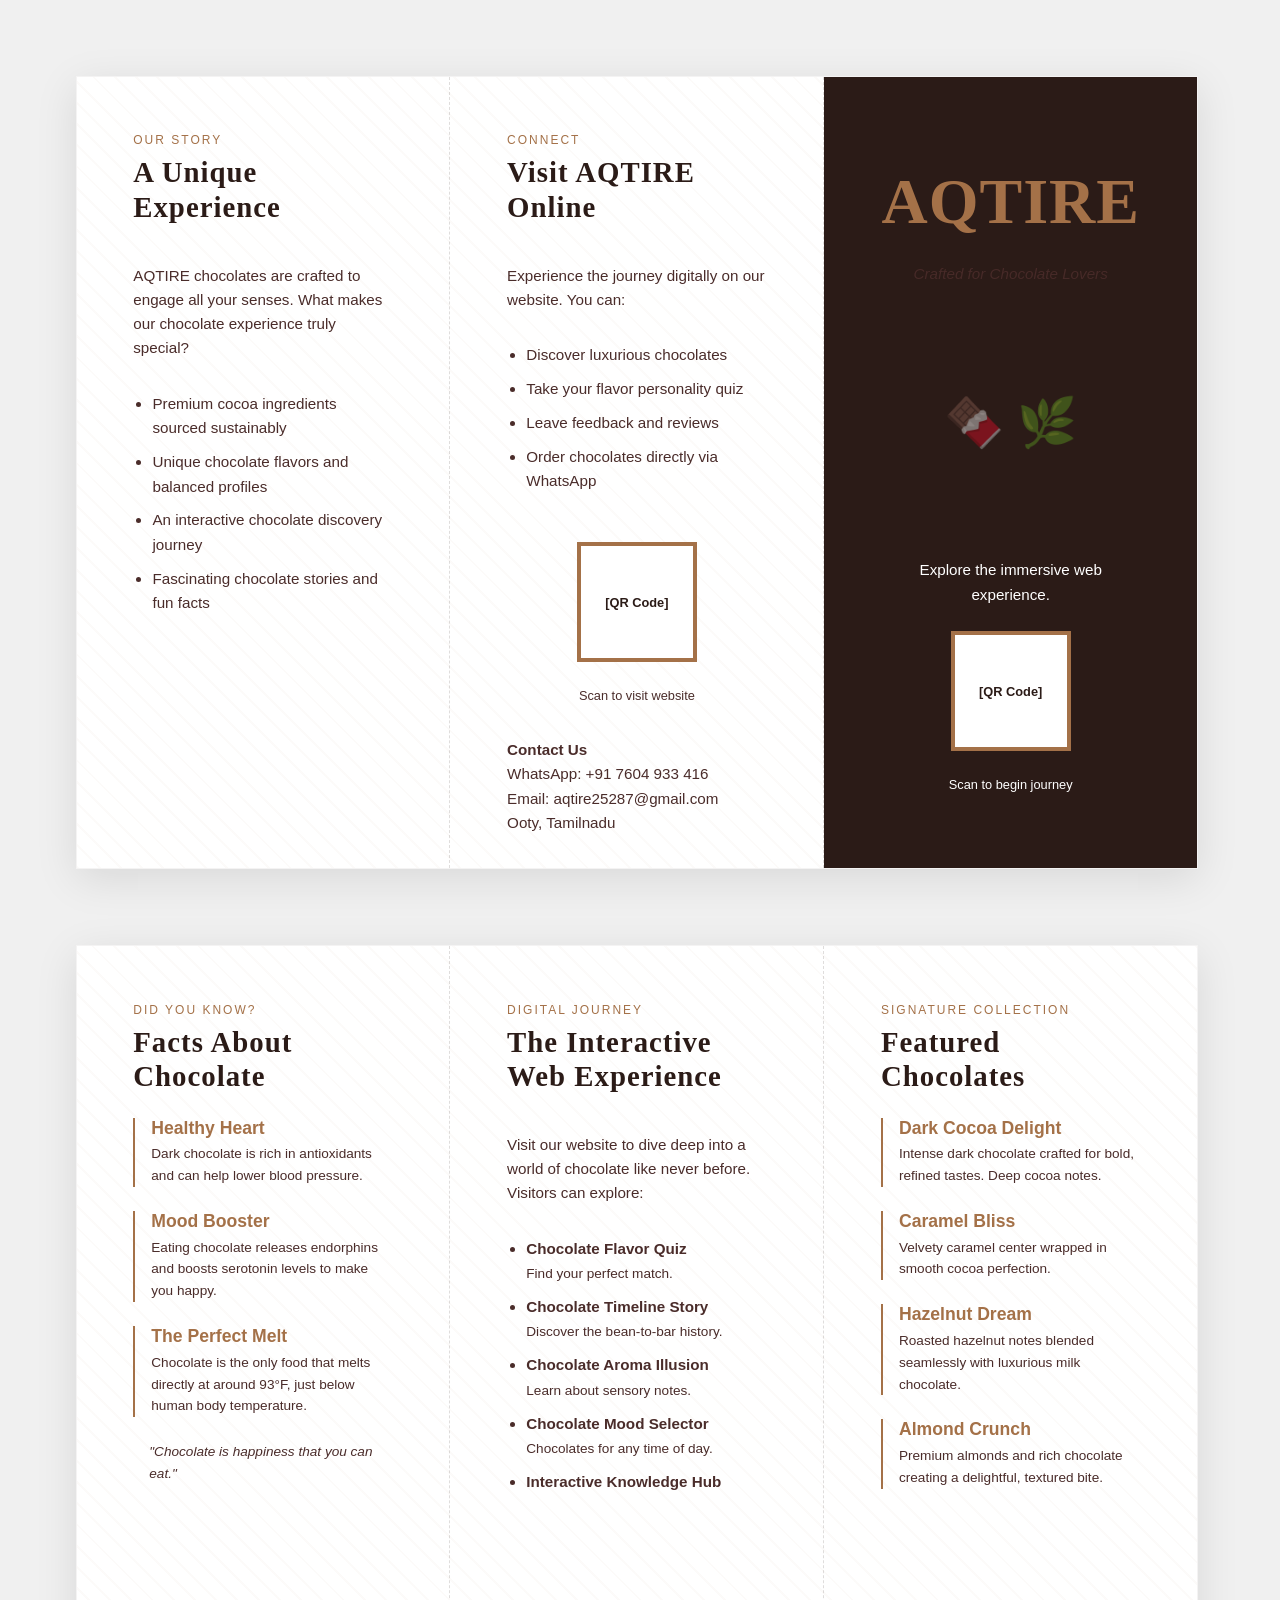
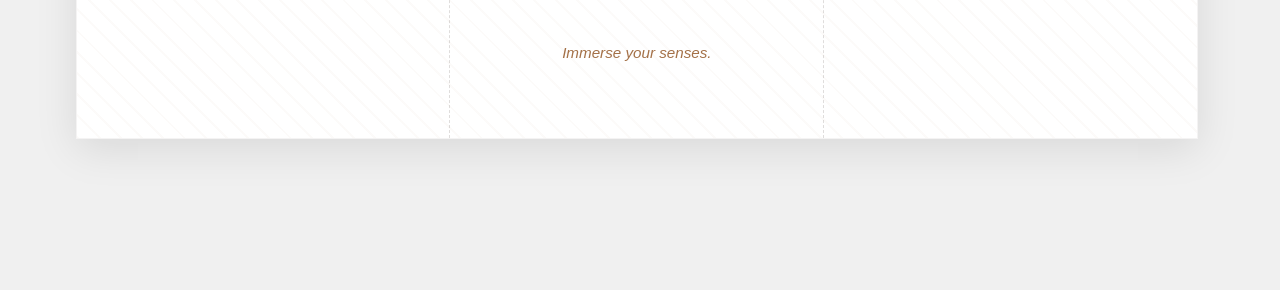
<file: pamphlet.html>
<!DOCTYPE html>
<html lang="en">

<head>
  <meta charset="UTF-8">
  <meta name="viewport" content="width=device-width, initial-scale=1.0">
  <title>AQTIRE - Pamphlet Print Design</title>
  <style>
    :root {
      --primary: #2B1B17;
      --secondary: #4A2C2A;
      --gold: #A47148;
      --bg-main: #F8F6F4;
      --bg-soft: #EDE7E3;
      --white: #ffffff;
    }

    * {
      box-sizing: border-box;
    }

    body {
      margin: 0;
      padding: 2cm;
      background: #f0f0f0;
      font-family: 'Helvetica Neue', Arial, sans-serif;
      color: var(--primary);
    }

    h1,
    h2,
    h3,
    .brand {
      font-family: 'Times New Roman', serif;
      letter-spacing: 1px;
    }

    /* Print Setup */
    @page {
      size: A4 landscape;
      margin: 0;
    }

    .pamphlet-side {
      width: 29.7cm;
      /* A4 width */
      height: 21cm;
      /* A4 height */
      background: var(--white);
      color: var(--primary);
      display: flex;
      margin-bottom: 2cm;
      box-shadow: 0 10px 40px rgba(0, 0, 0, 0.1);
      position: relative;
      overflow: hidden;
      border: 1px solid rgba(43, 27, 23, 0.05);
    }

    /* Optional decorative background pattern */
    .pamphlet-side::before {
      content: '';
      position: absolute;
      top: 0;
      left: 0;
      right: 0;
      bottom: 0;
      background-image: repeating-linear-gradient(45deg, rgba(164, 113, 72, 0.03) 0, rgba(164, 113, 72, 0.03) 2px, transparent 2px, transparent 15px);
      pointer-events: none;
    }

    .panel {
      flex: 1;
      width: 9.9cm;
      /* 1/3rd of A4 width */
      padding: 1.5cm;
      border-right: 1px dashed rgba(43, 27, 23, 0.15);
      position: relative;
      z-index: 1;
      display: flex;
      flex-direction: column;
    }

    .panel:last-child {
      border-right: none;
    }

    .kicker {
      color: var(--gold);
      text-transform: uppercase;
      font-size: 0.75rem;
      letter-spacing: 2px;
      margin-bottom: 0.5rem;
    }

    .panel h2 {
      color: var(--primary);
      font-size: 1.8rem;
      margin-top: 0;
      margin-bottom: 1.5rem;
      line-height: 1.2;
    }

    .panel p {
      font-size: 0.95rem;
      line-height: 1.6;
      color: var(--secondary);
      margin-bottom: 1rem;
    }

    ul {
      padding-left: 1.2rem;
      color: var(--secondary);
      font-size: 0.95rem;
      line-height: 1.6;
    }

    ul li {
      margin-bottom: 0.6rem;
    }

    .brand-title {
      font-size: 4rem;
      color: var(--gold);
      margin: 2rem 0 0.5rem 0;
      text-align: center;
    }

    .tagline {
      font-size: 1.1rem;
      text-align: center;
      color: var(--white);
      font-style: italic;
      margin-bottom: 3rem;
      opacity: 0.9;
    }

    .center-content {
      text-align: center;
      margin: auto;
    }

    .qr-box {
      width: 120px;
      height: 120px;
      background: var(--white);
      margin: 1.5rem auto;
      display: flex;
      align-items: center;
      justify-content: center;
      border: 4px solid var(--gold);
      color: var(--primary);
      font-weight: bold;
      font-size: 0.8rem;
    }

    .flavor-item {
      margin-bottom: 1.5rem;
      border-left: 2px solid var(--gold);
      padding-left: 1rem;
    }

    .flavor-item h4 {
      margin: 0 0 0.3rem 0;
      color: var(--gold);
      font-size: 1.1rem;
    }

    .flavor-item p {
      margin: 0;
      font-size: 0.85rem;
    }
  </style>
</head>

<body>

  <!-- Outside of Pamphlet -->
  <!-- Left to Right: Insider Flap (Inside Left), Back Cover, Front Cover -->
  <div class="pamphlet-side">
    <!-- Panel 1: Inside Left Flow (Folded in) -->
    <div class="panel">
      <div class="kicker">Our Story</div>
      <h2>A Unique Experience</h2>
      <p>AQTIRE chocolates are crafted to engage all your senses. What makes our chocolate experience truly special?</p>
      <ul>
        <li>Premium cocoa ingredients sourced sustainably</li>
        <li>Unique chocolate flavors and balanced profiles</li>
        <li>An interactive chocolate discovery journey</li>
        <li>Fascinating chocolate stories and fun facts</li>
      </ul>
    </div>

    <!-- Panel 2: Back Cover -->
    <div class="panel">
      <div class="kicker">Connect</div>
      <h2>Visit AQTIRE Online</h2>
      <p>Experience the journey digitally on our website. You can:</p>
      <ul>
        <li>Discover luxurious chocolates</li>
        <li>Take your flavor personality quiz</li>
        <li>Leave feedback and reviews</li>
        <li>Order chocolates directly via WhatsApp</li>
      </ul>
      <div class="center-content">
        <div class="qr-box">[QR Code]</div>
        <p style="font-size: 0.8rem">Scan to visit website</p>
      </div>
      <div style="margin-top: auto;">
        <p><strong>Contact Us</strong><br>
          WhatsApp: +91 7604 933 416<br>
          Email: aqtire25287@gmail.com<br>
          Ooty, Tamilnadu</p>
      </div>
    </div>

    <!-- Panel 3: Front Cover -->
    <div class="panel"
      style="text-align: center; display: flex; flex-direction: column; align-items: center; background: var(--primary); color: var(--white); border-right: none;">
      <h1 class="brand-title" style="color: var(--gold);">AQTIRE</h1>
      <p class="tagline">Crafted for Chocolate Lovers</p>
      <div
        style="flex-grow: 1; display: flex; justify-content: center; align-items: center; font-size: 3rem; color: rgba(164, 113, 72, 0.45);">
        <!-- Placeholder for melted chocolate/cocoa bean illustration -->
        🍫 🌿
      </div>
      <p style="margin-bottom: 0; color: var(--white);">Explore the immersive web experience.</p>
      <div class="qr-box">[QR Code]</div>
      <p style="font-size: 0.8rem; margin-top: 0; color: var(--white);">Scan to begin journey</p>
    </div>
  </div>

  <!-- Inside of Pamphlet -->
  <!-- Left to Right: Inside Left, Inside Center, Inside Right -->
  <div class="pamphlet-side">
    <!-- Panel 4: Back Left (Often serves as additional content inside) -->
    <div class="panel">
      <div class="kicker">Did You Know?</div>
      <h2>Facts About Chocolate</h2>
      <div class="flavor-item">
        <h4>Healthy Heart</h4>
        <p>Dark chocolate is rich in antioxidants and can help lower blood pressure.</p>
      </div>
      <div class="flavor-item">
        <h4>Mood Booster</h4>
        <p>Eating chocolate releases endorphins and boosts serotonin levels to make you happy.</p>
      </div>
      <div class="flavor-item">
        <h4>The Perfect Melt</h4>
        <p>Chocolate is the only food that melts directly at around 93°F, just below human body temperature.</p>
      </div>
      <div class="flavor-item" style="border-left: none;">
        <p><em>"Chocolate is happiness that you can eat."</em></p>
      </div>
    </div>

    <!-- Panel 5: Inside Center -->
    <div class="panel">
      <div class="kicker">Digital Journey</div>
      <h2>The Interactive Web Experience</h2>
      <p>Visit our website to dive deep into a world of chocolate like never before. Visitors can explore:</p>
      <ul>
        <li><strong>Chocolate Flavor Quiz</strong><br><span style="font-size: 0.85rem">Find your perfect match.</span>
        </li>
        <li><strong>Chocolate Timeline Story</strong><br><span style="font-size: 0.85rem">Discover the bean-to-bar
            history.</span></li>
        <li><strong>Chocolate Aroma Illusion</strong><br><span style="font-size: 0.85rem">Learn about sensory
            notes.</span></li>
        <li><strong>Chocolate Mood Selector</strong><br><span style="font-size: 0.85rem">Chocolates for any time of
            day.</span></li>
        <li><strong>Interactive Knowledge Hub</strong></li>
      </ul>
      <p style="margin-top: auto; font-style: italic; text-align: center; color: var(--gold);">Immerse your senses.</p>
    </div>

    <!-- Panel 6: Inside Right -->
    <div class="panel">
      <div class="kicker">Signature Collection</div>
      <h2>Featured Chocolates</h2>

      <div class="flavor-item">
        <h4>Dark Cocoa Delight</h4>
        <p>Intense dark chocolate crafted for bold, refined tastes. Deep cocoa notes.</p>
      </div>

      <div class="flavor-item">
        <h4>Caramel Bliss</h4>
        <p>Velvety caramel center wrapped in smooth cocoa perfection.</p>
      </div>

      <div class="flavor-item">
        <h4>Hazelnut Dream</h4>
        <p>Roasted hazelnut notes blended seamlessly with luxurious milk chocolate.</p>
      </div>

      <div class="flavor-item">
        <h4>Almond Crunch</h4>
        <p>Premium almonds and rich chocolate creating a delightful, textured bite.</p>
      </div>
    </div>
  </div>

</body>

</html>
</file>
